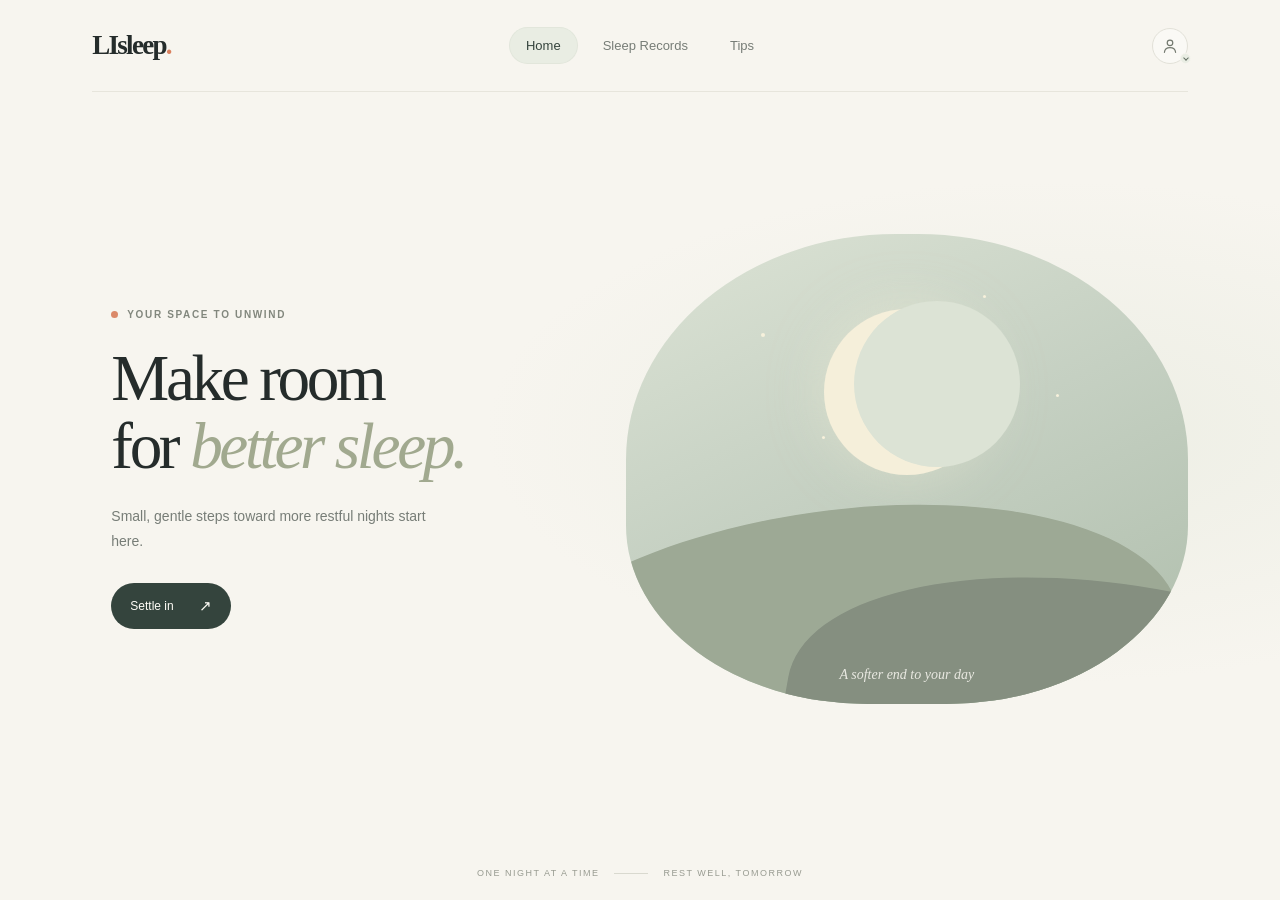
<file: index.html>
<!DOCTYPE html>
<html lang="en">
  <head>
    <meta charset="UTF-8" />
    <meta name="viewport" content="width=device-width, initial-scale=1.0" />
    <meta name="theme-color" content="#f7f5ef" />
    <title>LIsleep.</title>
    <link rel="stylesheet" href="style.css" />
  </head>
  <body>
    <main class="home-screen">
      <header class="topbar">
        <a class="brand" href="#" aria-label="LIsleep home">LIsleep<span>.</span></a>
        <nav class="navigation" aria-label="Main navigation">
          <button class="nav-button is-active" type="button" data-view="home" aria-current="page">Home</button>
          <button class="nav-button" type="button" data-view="sleep-records">Sleep Records</button>
          <button class="nav-button" type="button" data-view="tips">Tips</button>
        </nav>
        <div class="profile-menu">
          <button
            class="profile-mark"
            type="button"
            aria-label="Open profile menu"
            aria-haspopup="true"
            aria-expanded="false"
            aria-controls="profile-dropdown"
          >
            <svg viewBox="0 0 20 20" aria-hidden="true" focusable="false">
              <circle cx="10" cy="6.5" r="3.1"></circle>
              <path d="M3.8 17c.35-3.1 2.8-5.1 6.2-5.1s5.85 2 6.2 5.1"></path>
            </svg>
            <span class="profile-chevron" aria-hidden="true"></span>
          </button>
          <div class="profile-dropdown" id="profile-dropdown" aria-label="Profile menu" hidden>
            <p class="profile-membership">Focus-Pro Member Since 9/4/25</p>
            <button class="profile-option" type="button" data-action="account">Account</button>
            <button class="profile-option" type="button" data-action="subscription">Subscription</button>
            <span class="menu-divider" aria-hidden="true"></span>
            <button class="profile-option is-logout" type="button">Log Out</button>
          </div>
        </div>
      </header>

      <section class="welcome" aria-labelledby="welcome-title">
        <div class="welcome-copy">
          <p class="eyebrow"><span class="status-dot"></span> YOUR SPACE TO UNWIND</p>
          <h1 id="welcome-title">Make room<br />for <span>better sleep.</span></h1>
          <p class="intro">
            Small, gentle steps toward more restful nights start here.
          </p>
          <button class="start-button" type="button">
            Settle in <span aria-hidden="true">↗</span>
          </button>
        </div>

        <div class="night-art" role="img" aria-label="A crescent moon shining over a quiet night">
          <span class="star star-one"></span>
          <span class="star star-two"></span>
          <span class="star star-three"></span>
          <span class="star star-four"></span>
          <div class="moon"></div>
          <div class="horizon horizon-back"></div>
          <div class="horizon horizon-front"></div>
          <p class="art-caption">A softer end to your day</p>
        </div>
      </section>

      <section class="records-view" aria-labelledby="records-title" hidden>
        <div class="records-content">
          <header class="records-heading">
            <div>
              <p class="eyebrow"><span class="status-dot"></span> YOUR SLEEP JOURNAL</p>
              <h1 id="records-title">Sleep records<span>.</span></h1>
            </div>
            <p class="records-intro">One dot for every night. A little more insight, one day at a time.</p>
          </header>

          <div class="records-layout">
            <section class="records-calendar" aria-labelledby="year-grid-title">
              <div class="records-calendar-heading">
                <div>
                  <h2 id="year-grid-title">Your year in sleep</h2>
                  <p id="year-grid-description">Choose a day to add or update a sleep log.</p>
                </div>
                <span class="year-badge" id="records-year"></span>
              </div>
              <div class="sleep-dot-grid" id="sleep-dot-grid" role="group" aria-label="Daily sleep logs"></div>
              <ul class="sleep-legend" aria-label="Sleep duration color key">
                <li><span class="legend-dot legend-unlogged"></span>Not logged</li>
                <li><span class="legend-dot legend-zero"></span>0 hours</li>
                <li><span class="legend-dot legend-short"></span>0:01–2:59</li>
                <li><span class="legend-dot legend-orange"></span>3:00–4:59</li>
                <li><span class="legend-dot legend-yellow"></span>5:00–6:59</li>
                <li><span class="legend-dot legend-light-green"></span>7:00–8:29</li>
                <li><span class="legend-dot legend-dark-green"></span>8:30+</li>
              </ul>
            </section>

            <section class="sleep-entry-card" aria-labelledby="sleep-entry-title">
              <p class="entry-eyebrow">MAKE A NOTE</p>
              <h2 id="sleep-entry-title">Log a night</h2>
              <p class="entry-description">Choose a date and enter your total sleep time.</p>
              <form class="sleep-entry-form">
                <label class="field-label date-field-label" for="sleep-date">Choose a night</label>
                <input class="sleep-input date-input" id="sleep-date" name="sleep-date" type="date" required />
                <div class="duration-label-row">
                  <span class="field-label">How long did you sleep?</span>
                  <span class="duration-hint">Hours + minutes</span>
                </div>
                <div class="duration-inputs">
                  <label class="duration-field">
                    <input class="sleep-input" id="sleep-hours" name="sleep-hours" type="number" min="0" max="24" step="1" value="0" aria-label="Sleep duration hours" required />
                    <span>hours</span>
                  </label>
                  <label class="duration-field">
                    <input class="sleep-input" id="sleep-minutes" name="sleep-minutes" type="number" min="0" max="59" step="1" value="0" aria-label="Sleep duration minutes" required />
                    <span>minutes</span>
                  </label>
                </div>
                <p class="form-hint">You can enter 0 hours for a confirmed zero-sleep night.</p>
                <button class="start-button save-sleep-button" type="submit">
                  Confirm &amp; save log <span aria-hidden="true">↗</span>
                </button>
              </form>
              <p class="device-storage-note">Sleep logs and your current entry are saved on this device in this browser.</p>
              <p class="records-status" aria-live="polite" aria-atomic="true"></p>
            </section>
          </div>
        </div>
      </section>

      <section class="tips-view" aria-labelledby="tips-title" hidden>
        <div class="tips-content">
          <header class="tips-heading">
            <p class="eyebrow"><span class="status-dot"></span> A GENTLER NIGHT STARTS HERE</p>
            <h1 id="tips-title">Sleep tips<span>.</span></h1>
            <p>Small habits can help make space for more restful nights.</p>
          </header>
          <ol class="tips-list">
            <li>Consistent sleep schedule (waking and sleeping at the exact same time daily)</li>
            <li>Complete bedroom darkness using blackout curtains or an eye mask</li>
            <li>Cool ambient room temperature (around 18°C or 65°F)</li>
            <li>Complete cessation of caffeine at least 8 to 10 hours before bed</li>
            <li>No heavy meals or alcohol within 3 hours of sleeping</li>
            <li>Strict screen ban (no phones, tablets, or computers) for 60 minutes prior to rest</li>
            <li>Morning sunlight exposure within 30 minutes of waking to anchor the circadian rhythm</li>
            <li>White noise machine or earplugs to eliminate auditory sleep disruptions</li>
            <li>Magnesium glycinate supplementation taken roughly 30 to 60 minutes before bedtime</li>
            <li>Wind-down routine (such as reading fiction or light stretching) to signal the nervous system for rest</li>
          </ol>
        </div>
      </section>

      <footer class="bottom-note">
        <span>ONE NIGHT AT A TIME</span>
        <span class="note-line"></span>
        <span>REST WELL, TOMORROW</span>
      </footer>
    </main>
    <div class="subscription-overlay" id="subscription-dialog" hidden>
      <section
        class="subscription-dialog"
        role="dialog"
        aria-modal="true"
        aria-labelledby="subscription-title"
        aria-describedby="subscription-description"
        tabindex="-1"
      >
        <button class="subscription-close" type="button" aria-label="Close subscription options">
          <svg viewBox="0 0 20 20" aria-hidden="true" focusable="false">
            <path d="m5 5 10 10M15 5 5 15"></path>
          </svg>
        </button>
        <header class="subscription-heading">
          <p class="eyebrow"><span class="status-dot"></span> YOUR PLAN</p>
          <h2 id="subscription-title">Choose your pace<span>.</span></h2>
          <p id="subscription-description">Find the right level of support for more restful nights.</p>
        </header>
        <div class="subscription-plans">
          <article class="plan-card">
            <div class="plan-card-heading">
              <div>
                <h3>Free</h3>
                <p class="plan-price">$0<span>/month</span></p>
              </div>
              <span class="plan-mark plan-mark-free" aria-hidden="true">○</span>
            </div>
            <p class="plan-summary">A simple place to start.</p>
            <ul class="plan-features">
              <li>Access to Sleep Records</li>
            </ul>
            <button class="plan-action purchase-button" type="button" data-plan-action="purchase">
              Purchase
            </button>
          </article>
          <article class="plan-card plan-card-pro">
            <div class="plan-card-heading">
              <div>
                <h3>Focus-Pro</h3>
                <p class="plan-price">$15<span>/month</span></p>
              </div>
              <span class="plan-mark plan-mark-pro" aria-hidden="true">✦</span>
            </div>
            <p class="plan-summary">Your complete sleep toolkit.</p>
            <ul class="plan-features">
              <li>Access to all features</li>
            </ul>
            <button
              class="plan-action owned-button"
              type="button"
              data-plan-action="owned"
            >
              <span class="owned-check" aria-hidden="true">✓</span> Already Owned
            </button>
          </article>
        </div>
        <p class="subscription-feedback" aria-live="polite" aria-atomic="true"></p>
      </section>
    </div>
    <script src="main.js"></script>
  </body>
</html>
</file>
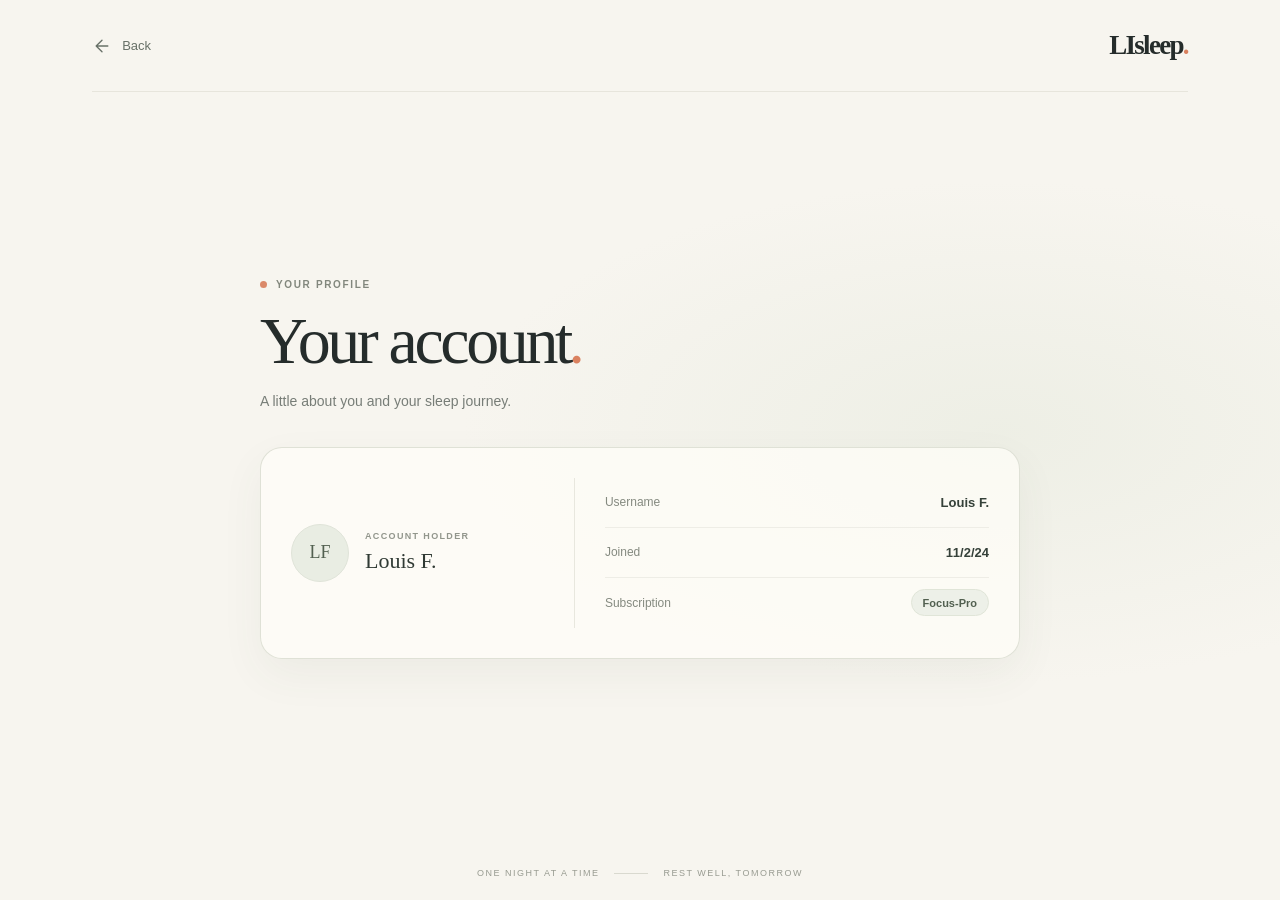
<file: account.html>
<!DOCTYPE html>
<html lang="en">
  <head>
    <meta charset="UTF-8" />
    <meta name="viewport" content="width=device-width, initial-scale=1.0" />
    <meta name="theme-color" content="#f7f5ef" />
    <title>Account | LIsleep.</title>
    <link rel="stylesheet" href="style.css" />
  </head>
  <body>
    <main class="account-screen">
      <header class="account-header">
        <button class="back-button" type="button" aria-label="Go back">
          <svg viewBox="0 0 24 24" aria-hidden="true" focusable="false">
            <path d="M19 12H5M12 19l-7-7 7-7"></path>
          </svg>
          <span>Back</span>
        </button>
        <a class="brand" href="index.html" aria-label="LIsleep home">LIsleep<span>.</span></a>
      </header>

      <section class="account-content" aria-labelledby="account-title">
        <div class="account-heading">
          <p class="eyebrow"><span class="status-dot"></span> YOUR PROFILE</p>
          <h1 id="account-title">Your account<span>.</span></h1>
          <p class="account-intro">A little about you and your sleep journey.</p>
        </div>

        <div class="account-card">
          <div class="account-person">
            <div class="account-avatar" aria-hidden="true">LF</div>
            <div>
              <p class="account-label">ACCOUNT HOLDER</p>
              <p class="account-name">Louis F.</p>
            </div>
          </div>

          <dl class="account-details">
            <div class="account-detail">
              <dt>Username</dt>
              <dd>Louis F.</dd>
            </div>
            <div class="account-detail">
              <dt>Joined</dt>
              <dd>11/2/24</dd>
            </div>
            <div class="account-detail">
              <dt>Subscription</dt>
              <dd><span class="subscription-pill">Focus-Pro</span></dd>
            </div>
          </dl>
        </div>
      </section>

      <footer class="account-footer">
        <span>ONE NIGHT AT A TIME</span>
        <span class="note-line"></span>
        <span>REST WELL, TOMORROW</span>
      </footer>
    </main>
    <script src="main.js"></script>
  </body>
</html>
</file>
<file: style.css>
:root {
  color-scheme: light;
  font-family: "Avenir Next", Avenir, "Segoe UI", sans-serif;
  color: #252c2b;
  background: #f7f5ef;
  font-synthesis: none;
  text-rendering: optimizeLegibility;
  -webkit-font-smoothing: antialiased;
  -moz-osx-font-smoothing: grayscale;
}

* {
  box-sizing: border-box;
}

html,
body {
  width: 100%;
  height: 100%;
  margin: 0;
  overflow: hidden;
}

body {
  min-width: 320px;
}

button,
a {
  font: inherit;
}

.home-screen {
  display: flex;
  width: 100%;
  height: 100vh;
  height: 100svh;
  min-height: 0;
  flex-direction: column;
  padding: 0 7.2%;
  overflow: hidden;
  background:
    radial-gradient(ellipse at 82% 48%, rgba(223, 229, 214, 0.42), transparent 38%),
    #f7f5ef;
}

.topbar {
  position: relative;
  z-index: 2;
  display: grid;
  min-height: 92px;
  grid-template-columns: 1fr auto 1fr;
  align-items: center;
  border-bottom: 1px solid #e7e5dc;
  animation: settle-in 600ms both;
}

.brand {
  width: fit-content;
  color: #252c2b;
  font-family: Georgia, "Times New Roman", serif;
  font-size: 27px;
  font-weight: 600;
  letter-spacing: -1.7px;
  text-decoration: none;
  transition: color 180ms ease, transform 220ms ease;
}

.brand:hover {
  transform: translateY(-1px);
}

.brand span {
  color: #da815f;
  display: inline-block;
  transition: transform 220ms ease;
}

.brand:hover span {
  transform: rotate(12deg) scale(1.12);
}

.navigation {
  display: flex;
  align-items: center;
  gap: 8px;
}

.nav-button {
  position: relative;
  padding: 11px 17px;
  border: 0;
  border-radius: 24px;
  background: transparent;
  color: #777d77;
  cursor: pointer;
  font-size: 13px;
  transition:
    background-color 240ms ease,
    color 240ms ease,
    box-shadow 240ms ease,
    transform 180ms ease;
}

.nav-button:hover,
.nav-button:focus-visible {
  transform: translateY(-2px);
  background: rgba(233, 237, 227, 0.65);
  color: #252c2b;
}

.nav-button:focus-visible {
  outline: 2px solid #a1a98f;
  outline-offset: 3px;
}

.nav-button:active {
  transform: translateY(0) scale(0.96);
  transition-duration: 80ms;
}

.nav-button.is-active {
  background: #e9ede3;
  color: #35443d;
  box-shadow: inset 0 0 0 1px rgba(142, 155, 132, 0.08);
  animation: nav-select 360ms cubic-bezier(0.2, 0.75, 0.25, 1);
}

.profile-mark {
  display: grid;
  width: 36px;
  height: 36px;
  place-items: center;
  border: 1px solid #e2e1d8;
  border-radius: 50%;
  color: #73796f;
  font-family: Georgia, "Times New Roman", serif;
  font-size: 14px;
  background: rgba(255, 255, 255, 0.38);
  cursor: pointer;
  transition:
    transform 220ms ease,
    border-color 220ms ease,
    background-color 220ms ease;
}

.profile-menu {
  position: relative;
  justify-self: end;
}

.profile-mark svg {
  width: 18px;
  height: 18px;
  fill: none;
  stroke: currentColor;
  stroke-linecap: round;
  stroke-linejoin: round;
  stroke-width: 1.35;
}

.profile-chevron {
  position: absolute;
  right: -3px;
  bottom: 0;
  width: 11px;
  height: 11px;
  border: 1px solid #f7f5ef;
  border-radius: 50%;
  background: #e9ede3;
}

.profile-chevron::after {
  position: absolute;
  top: 2px;
  left: 3px;
  width: 3px;
  height: 3px;
  transform: rotate(45deg);
  border-right: 1px solid #657064;
  border-bottom: 1px solid #657064;
  content: "";
}

.profile-mark:hover,
.profile-mark[aria-expanded="true"] {
  transform: translateY(-1px) scale(1.06);
  border-color: #cbd1c4;
  background: #eef0e9;
}

.profile-mark:focus-visible,
.profile-option:focus-visible {
  outline: 2px solid #a1a98f;
  outline-offset: 3px;
}

.profile-dropdown {
  position: absolute;
  top: calc(100% + 12px);
  right: 0;
  z-index: 5;
  display: grid;
  width: min(208px, calc(100vw - 32px));
  gap: 4px;
  padding: 8px;
  transform: translateY(-7px) scale(0.98);
  transform-origin: top right;
  border: 1px solid rgba(219, 220, 210, 0.9);
  border-radius: 15px;
  background: rgba(255, 254, 249, 0.98);
  box-shadow: 0 14px 34px rgba(47, 57, 48, 0.13);
  opacity: 0;
  transition:
    opacity 180ms ease,
    transform 220ms cubic-bezier(0.2, 0.75, 0.25, 1);
}

.profile-dropdown[hidden] {
  display: none;
}

.profile-membership {
  margin: 3px 5px 5px;
  padding: 9px 8px 11px;
  border-bottom: 1px solid #ecebe3;
  color: #687564;
  font-size: 11px;
  font-weight: 600;
  line-height: 1.45;
}

.profile-dropdown.is-open {
  transform: translateY(0) scale(1);
  opacity: 1;
}

.profile-dropdown.is-closing {
  transform: translateY(-5px) scale(0.985);
  opacity: 0;
  pointer-events: none;
}

.profile-option {
  min-height: 40px;
  padding: 0 12px;
  border: 0;
  border-radius: 9px;
  background: transparent;
  color: #4e5850;
  cursor: pointer;
  font-size: 13px;
  text-align: left;
  transition:
    transform 150ms ease,
    background-color 170ms ease,
    color 170ms ease;
}

.profile-option:hover {
  transform: translateX(2px);
  background: #eef0e9;
  color: #28382f;
}

.profile-option:active {
  transform: translateX(2px) scale(0.98);
  background: #e3e8de;
  transition-duration: 70ms;
}

.profile-option.is-selected {
  animation: option-select 220ms ease-out;
}

.profile-option.is-logout {
  color: #9a6556;
}

.profile-option.is-logout:hover {
  background: #f6eeea;
  color: #87503f;
}

.menu-divider {
  height: 1px;
  margin: 3px 5px;
  background: #ecebe3;
}

.subscription-overlay {
  position: fixed;
  z-index: 20;
  inset: 0;
  display: grid;
  place-items: center;
  padding: 20px;
  background: rgba(36, 44, 39, 0.34);
  opacity: 0;
  transition: opacity 200ms ease;
}

.subscription-overlay[hidden] {
  display: none;
}

.subscription-overlay.is-open {
  opacity: 1;
}

.subscription-overlay.is-closing {
  opacity: 0;
  pointer-events: none;
}

.subscription-dialog {
  position: relative;
  width: min(100%, 680px);
  max-height: min(760px, calc(100vh - 40px));
  max-height: min(760px, calc(100svh - 40px));
  overflow-y: auto;
  padding: 32px;
  border: 1px solid rgba(231, 229, 220, 0.96);
  border-radius: 24px;
  background:
    radial-gradient(ellipse at 90% 0%, rgba(223, 229, 214, 0.45), transparent 36%),
    #fffef9;
  box-shadow: 0 24px 70px rgba(30, 39, 33, 0.22);
  opacity: 0;
  transform: translateY(14px) scale(0.98);
  transition:
    opacity 220ms ease,
    transform 280ms cubic-bezier(0.2, 0.75, 0.25, 1);
}

.subscription-overlay.is-open .subscription-dialog {
  opacity: 1;
  transform: translateY(0) scale(1);
}

.subscription-overlay.is-closing .subscription-dialog {
  opacity: 0;
  transform: translateY(8px) scale(0.985);
}

.subscription-close {
  position: absolute;
  top: 17px;
  right: 17px;
  display: grid;
  width: 36px;
  height: 36px;
  place-items: center;
  border: 1px solid #e8e7de;
  border-radius: 50%;
  background: rgba(255, 255, 255, 0.7);
  color: #73796f;
  cursor: pointer;
  transition:
    transform 180ms ease,
    background-color 180ms ease,
    color 180ms ease;
}

.subscription-close svg {
  width: 17px;
  height: 17px;
  fill: none;
  stroke: currentColor;
  stroke-linecap: round;
  stroke-width: 1.6;
}

.subscription-close:hover {
  transform: rotate(90deg);
  background: #eef0e9;
  color: #34443d;
}

.subscription-close:active {
  transform: rotate(90deg) scale(0.92);
}

.subscription-close:focus-visible,
.plan-action:focus-visible {
  outline: 2px solid #a1a98f;
  outline-offset: 3px;
}

.subscription-heading {
  padding-right: 38px;
}

.subscription-heading .eyebrow {
  margin-bottom: 13px;
}

.subscription-heading h2 {
  margin: 0;
  color: #252c2b;
  font-family: Georgia, "Times New Roman", serif;
  font-size: clamp(32px, 5vw, 46px);
  font-weight: 400;
  letter-spacing: -1.8px;
  line-height: 1.12;
}

.subscription-heading h2 span {
  color: #da815f;
}

.subscription-heading > p:last-child {
  margin: 11px 0 0;
  color: #777d77;
  font-size: 13px;
  line-height: 1.6;
}

.subscription-plans {
  display: grid;
  grid-template-columns: repeat(2, minmax(0, 1fr));
  gap: 14px;
  margin-top: 25px;
}

.plan-card {
  display: flex;
  min-width: 0;
  flex-direction: column;
  padding: 20px;
  border: 1px solid #e8e7de;
  border-radius: 17px;
  background: rgba(255, 255, 255, 0.72);
  box-shadow: 0 4px 14px rgba(47, 57, 48, 0.035);
  transition:
    transform 220ms ease,
    border-color 220ms ease,
    box-shadow 220ms ease;
  animation: rise-in 420ms both;
}

.plan-card:nth-child(2) {
  animation-delay: 80ms;
}

.plan-card:hover {
  transform: translateY(-3px);
  border-color: #d6ddce;
  box-shadow: 0 12px 26px rgba(47, 57, 48, 0.09);
}

.plan-card-pro {
  border-color: #dce3d4;
  background: linear-gradient(145deg, #f3f5ee, #fffef9 72%);
}

.plan-card-pro:hover {
  border-color: #becab5;
}

.plan-card-heading {
  display: flex;
  align-items: flex-start;
  justify-content: space-between;
  gap: 10px;
}

.plan-card h3 {
  margin: 0;
  color: #354139;
  font-family: Georgia, "Times New Roman", serif;
  font-size: 20px;
  font-weight: 500;
}

.plan-price {
  margin: 8px 0 0;
  color: #303a34;
  font-size: 24px;
  font-weight: 600;
  letter-spacing: -0.7px;
}

.plan-price span {
  margin-left: 4px;
  color: #83897f;
  font-size: 11px;
  font-weight: 400;
  letter-spacing: 0;
}

.plan-mark {
  display: grid;
  width: 34px;
  height: 34px;
  flex: 0 0 34px;
  place-items: center;
  border-radius: 50%;
  background: #f1f1eb;
  color: #888e83;
  font-size: 17px;
}

.plan-mark-pro {
  background: #e8ede1;
  color: #697761;
}

.plan-summary {
  margin: 14px 0 0;
  color: #727a71;
  font-size: 12px;
}

.plan-features {
  display: grid;
  min-height: 44px;
  align-content: center;
  gap: 8px;
  margin: 13px 0 17px;
  padding: 0;
  color: #4e5850;
  font-size: 12px;
  list-style: none;
}

.plan-features li {
  position: relative;
  padding-left: 19px;
  line-height: 1.5;
}

.plan-features li::before {
  position: absolute;
  top: 1px;
  left: 0;
  color: #85917c;
  content: "\2713";
  font-weight: 700;
}

.plan-action {
  display: inline-flex;
  width: 100%;
  min-height: 42px;
  align-items: center;
  justify-content: center;
  gap: 7px;
  margin-top: auto;
  padding: 0 12px;
  border: 1px solid transparent;
  border-radius: 24px;
  cursor: pointer;
  font-size: 12px;
  font-weight: 600;
  transition:
    transform 170ms ease,
    background-color 180ms ease,
    border-color 180ms ease,
    color 180ms ease,
    box-shadow 180ms ease;
}

.purchase-button {
  background: #34443d;
  color: #fffdf7;
}

.purchase-button:hover {
  transform: translateY(-2px);
  background: #26362f;
  box-shadow: 0 7px 15px rgba(38, 54, 47, 0.16);
}

.owned-button {
  border-color: #dce4d5;
  background: #e9ede3;
  color: #54644f;
  cursor: pointer;
}

.owned-button:hover {
  transform: translateY(-2px);
  border-color: #c5d1bc;
  background: #e1e8da;
}

.plan-action:active {
  transform: translateY(0) scale(0.97);
  transition-duration: 70ms;
}

.owned-check {
  font-size: 14px;
}

.subscription-feedback {
  min-height: 20px;
  margin: 13px 2px 0;
  color: #687564;
  font-size: 12px;
  line-height: 1.5;
}

.subscription-feedback:empty {
  min-height: 0;
  margin-top: 0;
}

.welcome {
  display: grid;
  min-height: 0;
  flex: 1;
  grid-template-columns: 0.92fr 1.08fr;
  align-items: center;
  gap: 5%;
  padding: 28px 0;
}

.welcome-copy {
  z-index: 1;
  padding-left: 4%;
  animation: rise-in 700ms 100ms both;
}

.welcome[hidden] {
  display: none;
}

.eyebrow {
  display: flex;
  align-items: center;
  gap: 9px;
  margin: 0 0 25px;
  color: #82877d;
  font-size: 10px;
  font-weight: 650;
  letter-spacing: 1.65px;
}

.status-dot {
  width: 7px;
  height: 7px;
  border-radius: 50%;
  background: #db8969;
  animation: dot-glow 3.4s ease-in-out 900ms infinite;
}

h1 {
  margin: 0;
  font-family: Georgia, "Times New Roman", serif;
  font-size: clamp(46px, 5.1vw, 76px);
  font-weight: 400;
  letter-spacing: -3.4px;
  line-height: 1.04;
}

h1 span {
  color: #a1a98f;
  font-style: italic;
  transition: color 280ms ease;
}

.intro {
  max-width: 330px;
  margin: 23px 0 28px;
  color: #777d77;
  font-size: 14px;
  line-height: 1.8;
}

.start-button {
  display: inline-flex;
  min-height: 46px;
  align-items: center;
  gap: 25px;
  padding: 0 19px;
  border: 0;
  border-radius: 28px;
  background: #34443d;
  color: #fffdf7;
  cursor: pointer;
  font-size: 12px;
  transition:
    background-color 200ms ease,
    box-shadow 200ms ease,
    transform 200ms ease;
}

.start-button:hover {
  transform: translateY(-2px) scale(1.02);
  background: #26362f;
  box-shadow: 0 8px 18px rgba(38, 54, 47, 0.16);
}

.start-button:active {
  transform: translateY(0) scale(0.97);
  transition-duration: 80ms;
}

.start-button span {
  display: inline-block;
  font-size: 15px;
  transition: transform 200ms ease;
}

.start-button:hover span {
  transform: translate(2px, -2px);
}

.night-art {
  position: relative;
  width: min(100%, 590px);
  height: min(62vh, 470px);
  min-height: 300px;
  justify-self: end;
  overflow: hidden;
  border-radius: 48% 48% 43% 43% / 48% 48% 38% 38%;
  background: linear-gradient(155deg, #dce3d5 0%, #c5d0c2 48%, #aebdab 100%);
  animation: art-arrive 900ms 120ms both;
}

.moon {
  position: absolute;
  top: 16%;
  left: 50%;
  width: clamp(100px, 13vw, 166px);
  aspect-ratio: 1;
  transform: translateX(-50%);
  border-radius: 50%;
  background: #f5efda;
  box-shadow: 0 0 55px rgba(250, 244, 219, 0.35);
  animation: moon-drift 7s ease-in-out 1s infinite;
}

.moon::after {
  position: absolute;
  top: -8px;
  left: 30px;
  width: 100%;
  height: 100%;
  border-radius: 50%;
  background: #dce3d5;
  content: "";
}

.star {
  position: absolute;
  width: 4px;
  height: 4px;
  border-radius: 50%;
  background: #f7f1dc;
  animation: star-shimmer 3.8s ease-in-out infinite;
}

.star-one {
  top: 21%;
  left: 24%;
}

.star-two {
  top: 34%;
  right: 23%;
  width: 3px;
  height: 3px;
  animation-delay: 800ms;
}

.star-three {
  top: 13%;
  right: 36%;
  width: 3px;
  height: 3px;
  animation-delay: 1.5s;
}

.star-four {
  top: 43%;
  left: 35%;
  width: 3px;
  height: 3px;
  animation-delay: 2.2s;
}

.horizon {
  position: absolute;
  right: -12%;
  bottom: -31%;
  width: 124%;
  height: 64%;
  border-radius: 50% 50% 0 0;
}

.horizon-back {
  bottom: -23%;
  left: -25%;
  background: #9da995;
  transform: rotate(-8deg);
  transition: transform 700ms ease;
}

.horizon-front {
  bottom: -39%;
  left: 28%;
  background: #858f80;
  transform: rotate(10deg);
  transition: transform 700ms ease;
}

.night-art:hover .horizon-back {
  transform: translateY(-3px) rotate(-8deg);
}

.night-art:hover .horizon-front {
  transform: translateY(-2px) rotate(10deg);
}

.art-caption {
  position: absolute;
  z-index: 1;
  bottom: 21px;
  left: 0;
  width: 100%;
  margin: 0;
  color: rgba(255, 253, 247, 0.82);
  font-family: Georgia, "Times New Roman", serif;
  font-size: 14px;
  font-style: italic;
  text-align: center;
}

.bottom-note {
  display: flex;
  min-height: 54px;
  align-items: center;
  justify-content: center;
  gap: 15px;
  color: #989b91;
  font-size: 9px;
  letter-spacing: 1.5px;
  animation: settle-in 700ms 260ms both;
}

.records-view {
  display: flex;
  min-height: 0;
  flex: 1;
  flex-direction: column;
}

.records-view[hidden] {
  display: none;
}

.records-content {
  min-height: 0;
  flex: 1;
  overflow: auto;
  padding: 22px 0 18px;
  scrollbar-color: #c7cec0 transparent;
  scrollbar-width: thin;
}

.records-heading {
  display: flex;
  align-items: end;
  justify-content: space-between;
  gap: 24px;
  margin: 0 0 18px;
  animation: rise-in 450ms both;
}

.records-heading .eyebrow {
  margin-bottom: 8px;
}

.records-heading h1 {
  font-size: clamp(34px, 4vw, 48px);
  letter-spacing: -2px;
}

.records-heading h1 span {
  color: #da815f;
}

.records-intro {
  max-width: 280px;
  margin: 0 0 5px;
  color: #7d8278;
  font-size: 12px;
  line-height: 1.6;
}

.records-layout {
  display: grid;
  grid-template-columns: minmax(0, 1.12fr) minmax(260px, 0.88fr);
  align-items: start;
  gap: 16px;
}

.records-calendar,
.sleep-entry-card {
  min-width: 0;
  border: 1px solid #e4e5dc;
  border-radius: 18px;
  background: rgba(255, 254, 249, 0.8);
  box-shadow: 0 8px 24px rgba(70, 78, 65, 0.045);
  animation: rise-in 520ms 60ms both;
}

.records-calendar {
  padding: 20px;
}

.records-calendar-heading {
  display: flex;
  align-items: flex-start;
  justify-content: space-between;
  gap: 12px;
  margin-bottom: 17px;
}

.records-calendar-heading h2,
.sleep-entry-card h2 {
  margin: 0;
  color: #303a34;
  font-family: Georgia, "Times New Roman", serif;
  font-size: 20px;
  font-weight: 500;
}

.records-calendar-heading p {
  margin: 6px 0 0;
  color: #83897f;
  font-size: 11px;
  line-height: 1.45;
}

.year-badge {
  display: inline-flex;
  min-width: 49px;
  min-height: 27px;
  align-items: center;
  justify-content: center;
  padding: 0 9px;
  border: 1px solid #e0e5d8;
  border-radius: 18px;
  background: #edf0e8;
  color: #64715d;
  font-size: 11px;
  font-weight: 600;
}

.sleep-dot-grid {
  display: grid;
  width: fit-content;
  max-width: 100%;
  grid-template-columns: repeat(20, 14px);
  gap: 5px;
  padding: 2px;
}

.sleep-day {
  display: grid;
  width: 14px;
  height: 14px;
  place-items: center;
  padding: 0;
  border: 0;
  border-radius: 50%;
  background: transparent;
  cursor: pointer;
  transition: transform 150ms ease;
}

.sleep-day::before,
.legend-dot {
  width: 11px;
  height: 11px;
  border: 1px solid #d6d8d0;
  border-radius: 50%;
  background: #fff;
  content: "";
  transition:
    background-color 220ms ease,
    border-color 220ms ease,
    box-shadow 220ms ease,
    transform 180ms ease;
}

.sleep-day:hover {
  transform: scale(1.24);
}

.sleep-day:focus-visible {
  outline: 2px solid #87947e;
  outline-offset: 2px;
}

.sleep-day.is-selected::before {
  box-shadow: 0 0 0 2px #fffef9, 0 0 0 4px #7d8c73;
}

.sleep-day.is-changed::before {
  animation: dot-update 400ms cubic-bezier(0.2, 0.75, 0.25, 1);
}

.sleep-day[data-sleep-color="zero"]::before,
.legend-zero {
  border-color: #252c2b;
  background: #252c2b;
}

.sleep-day[data-sleep-color="short"]::before,
.legend-short {
  border-color: #cb655c;
  background: #cb655c;
}

.sleep-day[data-sleep-color="orange"]::before,
.legend-orange {
  border-color: #d58b52;
  background: #d58b52;
}

.sleep-day[data-sleep-color="yellow"]::before,
.legend-yellow {
  border-color: #e2c761;
  background: #e2c761;
}

.sleep-day[data-sleep-color="light-green"]::before,
.legend-light-green {
  border-color: #a9c28f;
  background: #a9c28f;
}

.sleep-day[data-sleep-color="dark-green"]::before,
.legend-dark-green {
  border-color: #4f7758;
  background: #4f7758;
}

.sleep-legend {
  display: flex;
  flex-wrap: wrap;
  gap: 8px 13px;
  margin: 17px 0 0;
  padding: 13px 0 0;
  border-top: 1px solid #eeede6;
  color: #6f776d;
  font-size: 10px;
  list-style: none;
}

.sleep-legend li {
  display: inline-flex;
  align-items: center;
  gap: 6px;
  white-space: nowrap;
}

.legend-dot {
  display: inline-block;
  width: 9px;
  height: 9px;
  flex: 0 0 9px;
}

.legend-unlogged {
  border-color: #cdd1c8;
  background: #fff;
}

.sleep-entry-card {
  padding: 21px;
  animation-delay: 120ms;
}

.entry-eyebrow {
  margin: 0 0 7px;
  color: #92968c;
  font-size: 9px;
  font-weight: 650;
  letter-spacing: 1.45px;
}

.sleep-entry-card h2 {
  font-size: 23px;
}

.entry-description {
  margin: 7px 0 18px;
  color: #7d8278;
  font-size: 12px;
  line-height: 1.55;
}

.sleep-entry-form {
  display: grid;
  gap: 8px;
}

.sleep-entry-form[hidden] {
  display: none;
}

.field-label {
  color: #59635a;
  font-size: 11px;
  font-weight: 600;
}

.sleep-input {
  width: 100%;
  min-height: 39px;
  padding: 0 11px;
  border: 1px solid #e1e3da;
  border-radius: 9px;
  background: #fffefb;
  color: #354139;
  font: inherit;
  font-size: 12px;
  transition:
    border-color 170ms ease,
    box-shadow 170ms ease;
}

.sleep-input:focus {
  border-color: #9eaa93;
  outline: 0;
  box-shadow: 0 0 0 3px rgba(161, 169, 143, 0.16);
}

.date-input {
  min-height: 45px;
  border-color: #d7ddd1;
  background-color: #fbfcf8;
  font-size: 14px;
  font-weight: 550;
}

.date-field-label {
  margin-top: 2px;
}

.duration-label-row {
  display: flex;
  align-items: baseline;
  justify-content: space-between;
  gap: 8px;
  margin-top: 4px;
}

.duration-hint,
.form-hint {
  color: #92968c;
  font-size: 9px;
}

.duration-inputs {
  display: grid;
  grid-template-columns: 1fr 1fr;
  gap: 9px;
}

.duration-field {
  position: relative;
}

.duration-field .sleep-input {
  padding-right: 48px;
}

.duration-field > span {
  position: absolute;
  top: 50%;
  right: 10px;
  transform: translateY(-50%);
  color: #92968c;
  font-size: 10px;
  pointer-events: none;
}

.form-hint {
  margin: 0;
  line-height: 1.5;
}

.save-sleep-button {
  min-height: 41px;
  justify-content: center;
  margin-top: 4px;
  gap: 10px;
}

.device-storage-note {
  margin: 10px 0 0;
  color: #92968c;
  font-size: 9px;
  line-height: 1.5;
  text-align: center;
}

.records-status {
  min-height: 0;
  margin: 9px 0 0;
  color: #66745f;
  font-size: 11px;
  line-height: 1.45;
}

.records-status:empty {
  margin-top: 0;
}

.tips-view {
  display: flex;
  min-height: 0;
  flex: 1;
  flex-direction: column;
}

.tips-view[hidden] {
  display: none;
}

.tips-content {
  width: min(100%, 960px);
  min-height: 0;
  flex: 1;
  align-self: center;
  overflow: auto;
  padding: 22px 0 20px;
  scrollbar-color: #c7cec0 transparent;
  scrollbar-width: thin;
}

.tips-heading {
  margin-bottom: 20px;
  animation: rise-in 450ms both;
}

.tips-heading .eyebrow {
  margin-bottom: 9px;
}

.tips-heading h1 {
  font-size: clamp(38px, 4.8vw, 56px);
  letter-spacing: -2.4px;
}

.tips-heading h1 span {
  color: #da815f;
}

.tips-heading > p:last-child {
  margin: 9px 0 0;
  color: #777d77;
  font-size: 13px;
  line-height: 1.6;
}

.tips-list {
  display: grid;
  grid-template-columns: repeat(2, minmax(0, 1fr));
  gap: 10px 12px;
  margin: 0;
  padding: 0;
  counter-reset: sleep-tip;
  list-style: none;
}

.tips-list li {
  position: relative;
  display: flex;
  min-height: 58px;
  align-items: center;
  gap: 13px;
  padding: 11px 14px;
  border: 1px solid #e5e6dd;
  border-radius: 13px;
  background: rgba(255, 254, 249, 0.78);
  color: #4e5850;
  font-size: 12px;
  line-height: 1.5;
  animation: rise-in 420ms both;
}

.tips-list li::before {
  display: grid;
  width: 27px;
  height: 27px;
  flex: 0 0 27px;
  place-items: center;
  border: 1px solid #e0e5d8;
  border-radius: 50%;
  background: #edf0e8;
  color: #687564;
  content: counter(sleep-tip);
  counter-increment: sleep-tip;
  font-size: 10px;
  font-weight: 650;
}

.tips-list li:nth-child(2n) {
  animation-delay: 40ms;
}

@keyframes dot-update {
  0% {
    transform: scale(0.65);
    box-shadow: 0 0 0 0 rgba(125, 140, 115, 0.28);
  }

  60% {
    transform: scale(1.28);
    box-shadow: 0 0 0 4px rgba(125, 140, 115, 0.12);
  }

  100% {
    transform: scale(1);
    box-shadow: 0 0 0 0 rgba(125, 140, 115, 0);
  }
}

.note-line {
  width: 34px;
  height: 1px;
  background: #d9d9cf;
  transform-origin: center;
  animation: line-arrive 800ms 500ms both;
}

@keyframes settle-in {
  from {
    opacity: 0;
  }

  to {
    opacity: 1;
  }
}

@keyframes rise-in {
  from {
    opacity: 0;
    transform: translateY(12px);
  }

  to {
    opacity: 1;
    transform: translateY(0);
  }
}

@keyframes art-arrive {
  from {
    opacity: 0;
    transform: scale(0.975);
  }

  to {
    opacity: 1;
    transform: scale(1);
  }
}

@keyframes nav-select {
  0% {
    transform: scale(0.96);
  }

  65% {
    transform: scale(1.035);
  }

  100% {
    transform: scale(1);
  }
}

@keyframes option-select {
  0% {
    transform: scale(0.97);
    background-color: #e3e8de;
  }

  65% {
    transform: scale(1.015);
  }

  100% {
    transform: scale(1);
    background-color: transparent;
  }
}

@keyframes moon-drift {
  0%,
  100% {
    transform: translate(-50%, 0);
  }

  50% {
    transform: translate(-50%, -5px);
  }
}

@keyframes star-shimmer {
  0%,
  100% {
    opacity: 0.55;
    transform: scale(0.85);
  }

  50% {
    opacity: 1;
    transform: scale(1.15);
  }
}

@keyframes dot-glow {
  0%,
  100% {
    box-shadow: 0 0 0 0 rgba(219, 137, 105, 0);
  }

  50% {
    box-shadow: 0 0 0 4px rgba(219, 137, 105, 0.13);
  }
}

@keyframes line-arrive {
  from {
    transform: scaleX(0.3);
    opacity: 0.4;
  }

  to {
    transform: scaleX(1);
    opacity: 1;
  }
}

@media (max-width: 700px) {
  .home-screen {
    padding: 0 6%;
  }

  .topbar {
    min-height: 74px;
    grid-template-columns: auto auto 1fr;
    column-gap: clamp(5px, 2vw, 10px);
  }

  .brand {
    font-size: 24px;
  }

  .navigation {
    justify-self: start;
    gap: 0;
  }

  .nav-button {
    padding: 10px 11px;
    font-size: 11px;
  }

  .profile-menu {
    grid-column: 3;
    grid-row: 1;
  }

  .profile-dropdown {
    top: calc(100% + 10px);
  }

  .welcome {
    display: flex;
    flex-direction: column;
    align-items: center;
    justify-content: center;
    gap: 0;
    padding: 16px 0;
  }

  .welcome-copy {
    display: contents;
  }

  .welcome-copy .eyebrow {
    order: 1;
    justify-content: center;
    margin: 0 0 13px;
    text-align: center;
  }

  #welcome-title {
    order: 2;
    text-align: center;
  }

  .welcome-copy .intro {
    order: 3;
    margin: 12px auto 0;
    text-align: center;
  }

  .welcome .night-art {
    order: 4;
    margin-top: 18px;
  }

  .welcome-copy .start-button {
    order: 5;
    align-self: center;
    margin-top: 14px;
  }

  .eyebrow {
    margin-bottom: 14px;
    font-size: 9px;
  }

  h1 {
    font-size: clamp(42px, 10vw, 60px);
    letter-spacing: -2.5px;
  }

  .intro {
    max-width: 300px;
    font-size: 12px;
    line-height: 1.55;
  }

  .welcome .start-button {
    min-height: 40px;
  }

  .night-art {
    width: min(100%, 420px);
    height: min(31vh, 250px);
    min-height: 150px;
    justify-self: center;
  }

  .moon {
    top: 12%;
    width: clamp(78px, 20vw, 112px);
  }

  .moon::after {
    left: 21px;
  }

  .art-caption {
    bottom: 12px;
    font-size: 12px;
  }

  .bottom-note {
    min-height: 40px;
    font-size: 8px;
  }

  .records-content {
    padding: 15px 0 12px;
  }

  .records-heading {
    display: block;
    margin-bottom: 13px;
  }

  .records-heading .eyebrow {
    margin-bottom: 6px;
  }

  .records-heading h1 {
    font-size: clamp(32px, 8vw, 42px);
    letter-spacing: -1.6px;
  }

  .records-intro {
    margin: 6px 0 0;
    font-size: 11px;
  }

  .records-layout {
    grid-template-columns: minmax(0, 1fr);
    gap: 11px;
  }

  .sleep-entry-card {
    order: -1;
  }

  .records-calendar {
    order: 1;
    padding: 14px;
  }

  .records-calendar-heading {
    margin-bottom: 12px;
  }

  .records-calendar-heading h2 {
    font-size: 18px;
  }

  .sleep-dot-grid {
    grid-template-columns: repeat(14, 14px);
    gap: 4px;
  }

  .sleep-legend {
    gap: 7px 10px;
    margin-top: 12px;
    padding-top: 11px;
    font-size: 9px;
  }

  .sleep-entry-card {
    padding: 17px;
  }

  .tips-content {
    padding: 15px 0 12px;
  }

  .tips-heading {
    margin-bottom: 14px;
  }

  .tips-heading .eyebrow {
    margin-bottom: 6px;
  }

  .tips-heading h1 {
    font-size: clamp(34px, 8vw, 44px);
    letter-spacing: -1.8px;
  }

  .tips-heading > p:last-child {
    margin-top: 6px;
    font-size: 12px;
  }

  .tips-list {
    grid-template-columns: minmax(0, 1fr);
    gap: 8px;
  }

  .tips-list li {
    min-height: 52px;
    padding: 9px 12px;
    gap: 11px;
    font-size: 12px;
  }
}

@media (max-width: 380px) {
  .home-screen {
    padding-right: 4%;
    padding-left: 4%;
  }

  .nav-button {
    padding-right: 8px;
    padding-left: 8px;
    font-size: 10px;
  }

  .topbar {
    grid-template-columns: auto 1fr auto;
  }

  .profile-mark {
    width: 32px;
    height: 32px;
  }

  .welcome {
    gap: 14px;
  }

  .records-content {
    padding-top: 12px;
  }

  .records-heading h1 {
    font-size: 32px;
  }

  .records-calendar {
    padding: 12px;
  }

  .sleep-dot-grid {
    grid-template-columns: repeat(14, 13px);
    gap: 4px;
  }

  .sleep-day {
    width: 13px;
    height: 13px;
  }

  .sleep-day::before {
    width: 10px;
    height: 10px;
  }

  .sleep-legend {
    gap: 6px 8px;
    font-size: 8px;
  }

  .tips-list li {
    min-height: 48px;
    font-size: 11px;
  }
}

@media (max-width: 560px) {
  .subscription-overlay {
    padding: 12px;
  }

  .subscription-dialog {
    max-height: min(760px, calc(100vh - 24px));
    max-height: min(760px, calc(100svh - 24px));
    padding: 24px 18px 18px;
    border-radius: 20px;
  }

  .subscription-close {
    top: 12px;
    right: 12px;
    width: 32px;
    height: 32px;
  }

  .subscription-heading {
    padding-right: 0;
  }

  .subscription-heading .eyebrow {
    margin-bottom: 10px;
    font-size: 9px;
  }

  .subscription-heading h2 {
    font-size: clamp(30px, 8vw, 38px);
    letter-spacing: -1.2px;
  }

  .subscription-heading > p:last-child {
    max-width: 320px;
    margin-top: 8px;
    font-size: 12px;
  }

  .subscription-plans {
    grid-template-columns: 1fr;
    gap: 10px;
    margin-top: 18px;
  }

  .plan-card {
    padding: 15px 16px;
    border-radius: 14px;
  }

  .plan-card h3 {
    font-size: 18px;
  }

  .plan-price {
    margin-top: 4px;
    font-size: 21px;
  }

  .plan-mark {
    width: 30px;
    height: 30px;
    flex-basis: 30px;
    font-size: 15px;
  }

  .plan-summary {
    margin-top: 9px;
    font-size: 11px;
  }

  .plan-features {
    min-height: 24px;
    margin: 7px 0 10px;
    font-size: 11px;
  }

  .plan-action {
    min-height: 38px;
  }

  .subscription-feedback {
    margin-top: 9px;
    font-size: 11px;
  }
}

@media (max-width: 380px) {
  .subscription-heading h2 {
    font-size: 27px;
    letter-spacing: -1px;
  }

  .plan-card {
    padding: 11px 14px;
  }

  .plan-price {
    font-size: 19px;
  }

  .plan-summary {
    margin-top: 6px;
  }

  .plan-features {
    min-height: 20px;
    margin: 5px 0 8px;
  }

  .plan-action {
    min-height: 35px;
  }
}

@media (max-height: 560px) {
  .subscription-overlay {
    padding-top: 10px;
    padding-bottom: 10px;
  }

  .subscription-dialog {
    max-height: calc(100vh - 20px);
    max-height: calc(100svh - 20px);
    padding-top: 22px;
    padding-bottom: 16px;
  }

  .subscription-heading .eyebrow {
    margin-bottom: 8px;
  }

  .subscription-heading h2 {
    font-size: clamp(28px, 5vw, 36px);
  }

  .subscription-plans {
    margin-top: 14px;
  }

  .plan-card {
    padding: 13px 15px;
  }

  .plan-features {
    margin-top: 7px;
    margin-bottom: 10px;
  }
}

@media (max-height: 500px) and (max-width: 560px) {
  .subscription-dialog {
    padding-top: 16px;
    padding-bottom: 12px;
  }

  .subscription-heading .eyebrow {
    margin-bottom: 6px;
  }

  .subscription-heading h2 {
    font-size: 27px;
  }

  .subscription-heading > p:last-child {
    margin-top: 5px;
    font-size: 11px;
  }

  .subscription-plans {
    gap: 8px;
    margin-top: 10px;
  }

  .plan-card {
    padding: 9px 13px;
  }

  .plan-card h3 {
    font-size: 16px;
  }

  .plan-price {
    margin-top: 3px;
    font-size: 18px;
  }

  .plan-summary {
    margin-top: 4px;
    font-size: 10px;
  }

  .plan-features {
    min-height: 16px;
    margin: 4px 0 6px;
    font-size: 10px;
  }

  .plan-action {
    min-height: 32px;
    font-size: 11px;
  }
}

@media (max-height: 650px) and (min-width: 701px) {
  .topbar {
    min-height: 68px;
  }

  .welcome {
    padding: 12px 0;
  }

  .night-art {
    height: min(57vh, 350px);
    min-height: 230px;
  }

  .eyebrow {
    margin-bottom: 14px;
  }

  .intro {
    margin: 14px 0 18px;
  }

  .bottom-note {
    min-height: 40px;
  }
}

.account-screen {
  display: flex;
  width: 100%;
  height: 100vh;
  height: 100svh;
  min-height: 0;
  flex-direction: column;
  padding: 0 7.2%;
  overflow: hidden;
  background:
    radial-gradient(ellipse at 78% 48%, rgba(223, 229, 214, 0.4), transparent 38%),
    #f7f5ef;
  animation: account-arrive 460ms cubic-bezier(0.2, 0.75, 0.25, 1) both;
}

.account-screen.is-leaving {
  animation: account-leave 180ms ease-in both;
  pointer-events: none;
}

.account-header {
  display: flex;
  min-height: 92px;
  align-items: center;
  justify-content: space-between;
  border-bottom: 1px solid #e7e5dc;
}

.back-button {
  display: inline-flex;
  min-height: 42px;
  align-items: center;
  gap: 10px;
  padding: 0 12px 0 0;
  border: 0;
  border-radius: 24px;
  background: transparent;
  color: #687168;
  cursor: pointer;
  font-size: 13px;
  transition:
    transform 180ms ease,
    color 180ms ease,
    background-color 180ms ease;
}

.back-button svg {
  width: 20px;
  height: 20px;
  fill: none;
  stroke: currentColor;
  stroke-linecap: round;
  stroke-linejoin: round;
  stroke-width: 1.6;
  transition: transform 180ms ease;
}

.back-button:hover {
  transform: translateX(-2px);
  color: #34443d;
}

.back-button:hover svg {
  transform: translateX(-2px);
}

.back-button:active {
  transform: translateX(-1px) scale(0.97);
}

.back-button:focus-visible {
  outline: 2px solid #a1a98f;
  outline-offset: 3px;
}

.account-content {
  display: grid;
  width: min(100%, 760px);
  min-height: 0;
  flex: 1;
  align-content: center;
  gap: 34px;
  margin: 0 auto;
  padding: 36px 0;
  animation: rise-in 600ms 80ms both;
}

.account-heading .eyebrow {
  margin-bottom: 17px;
}

.account-heading h1 {
  font-size: clamp(42px, 5.2vw, 66px);
}

.account-heading h1 span {
  color: #da815f;
}

.account-intro {
  margin: 14px 0 0;
  color: #777d77;
  font-size: 14px;
  line-height: 1.65;
}

.account-card {
  display: grid;
  grid-template-columns: 0.85fr 1.15fr;
  gap: 30px;
  padding: 30px;
  border: 1px solid rgba(220, 222, 211, 0.9);
  border-radius: 22px;
  background: rgba(255, 254, 249, 0.72);
  box-shadow: 0 16px 44px rgba(70, 78, 65, 0.06);
}

.account-person {
  display: flex;
  min-width: 0;
  align-items: center;
  gap: 16px;
  padding: 8px 18px 8px 0;
  border-right: 1px solid #e8e7de;
}

.account-avatar {
  display: grid;
  width: 58px;
  height: 58px;
  flex: 0 0 58px;
  place-items: center;
  border: 1px solid #e0e4d9;
  border-radius: 50%;
  background: #e9ede3;
  color: #526050;
  font-family: Georgia, "Times New Roman", serif;
  font-size: 18px;
  animation: avatar-arrive 500ms 240ms both;
}

.account-label {
  margin: 0 0 7px;
  color: #92968c;
  font-size: 9px;
  font-weight: 650;
  letter-spacing: 1.35px;
}

.account-name {
  margin: 0;
  color: #303a34;
  font-family: Georgia, "Times New Roman", serif;
  font-size: 22px;
}

.account-details {
  display: grid;
  align-content: center;
  gap: 0;
  margin: 0;
}

.account-detail {
  display: flex;
  min-height: 50px;
  align-items: center;
  justify-content: space-between;
  gap: 12px;
  border-bottom: 1px solid #eeede6;
  animation: rise-in 450ms both;
}

.account-detail:nth-child(2) {
  animation-delay: 80ms;
}

.account-detail:nth-child(3) {
  border-bottom: 0;
  animation-delay: 160ms;
}

.account-detail dt {
  color: #858a80;
  font-size: 12px;
}

.account-detail dd {
  margin: 0;
  color: #354139;
  font-size: 13px;
  font-weight: 600;
  text-align: right;
}

.subscription-pill {
  display: inline-flex;
  min-height: 27px;
  align-items: center;
  padding: 0 11px;
  border: 1px solid #e0e5d8;
  border-radius: 20px;
  background: #edf0e8;
  color: #526050;
  font-size: 11px;
}

.account-footer {
  display: flex;
  min-height: 54px;
  align-items: center;
  justify-content: center;
  gap: 15px;
  color: #989b91;
  font-size: 9px;
  letter-spacing: 1.5px;
}

@keyframes account-arrive {
  from {
    opacity: 0;
    transform: translateY(8px);
  }

  to {
    opacity: 1;
    transform: translateY(0);
  }
}

@keyframes account-leave {
  to {
    opacity: 0;
    transform: translateY(6px);
  }
}

@keyframes avatar-arrive {
  from {
    opacity: 0;
    transform: scale(0.88);
  }

  to {
    opacity: 1;
    transform: scale(1);
  }
}

@media (max-width: 700px) {
  .account-screen {
    padding: 0 6%;
  }

  .account-header {
    min-height: 74px;
  }

  .account-content {
    gap: 26px;
    padding: 26px 0;
  }

  .account-heading .eyebrow {
    margin-bottom: 12px;
  }

  .account-heading h1 {
    font-size: clamp(40px, 9vw, 56px);
    letter-spacing: -2.5px;
  }

  .account-intro {
    margin-top: 10px;
    font-size: 13px;
  }

  .account-card {
    grid-template-columns: 1fr;
    gap: 14px;
    padding: 22px;
    border-radius: 18px;
  }

  .account-person {
    padding: 0 0 16px;
    border-right: 0;
    border-bottom: 1px solid #e8e7de;
  }

  .account-avatar {
    width: 50px;
    height: 50px;
    flex-basis: 50px;
  }

  .account-detail {
    min-height: 44px;
  }

  .account-footer {
    min-height: 40px;
    font-size: 8px;
  }
}

@media (max-width: 380px) {
  .account-screen {
    padding-right: 4%;
    padding-left: 4%;
  }

  .account-content {
    gap: 18px;
    padding: 18px 0;
  }

  .account-card {
    gap: 10px;
    padding: 17px;
  }

  .account-detail {
    min-height: 40px;
  }
}

@media (max-height: 650px) {
  .account-header {
    min-height: 68px;
  }

  .account-content {
    gap: 20px;
    padding: 16px 0;
  }

  .account-heading .eyebrow {
    margin-bottom: 9px;
  }

  .account-intro {
    margin-top: 8px;
  }

  .account-card {
    padding: 20px 24px;
  }

  .account-detail {
    min-height: 42px;
  }

  .account-footer {
    min-height: 40px;
  }
}

@media (max-height: 500px) {
  .account-content {
    gap: 12px;
    padding: 8px 0;
  }

  .account-heading .eyebrow {
    margin-bottom: 7px;
  }

  .account-heading h1 {
    font-size: clamp(34px, 8vw, 44px);
    letter-spacing: -1.8px;
  }

  .account-intro {
    margin-top: 6px;
    font-size: 12px;
  }

  .account-card {
    gap: 8px;
    padding: 12px 16px;
  }

  .account-person {
    gap: 12px;
    padding-bottom: 10px;
  }

  .account-avatar {
    width: 40px;
    height: 40px;
    flex-basis: 40px;
    font-size: 15px;
  }

  .account-detail {
    min-height: 36px;
  }
}

@media (prefers-reduced-motion: reduce) {
  *,
  *::before,
  *::after {
    scroll-behavior: auto !important;
    animation-duration: 0.01ms !important;
    animation-iteration-count: 1 !important;
    transition-duration: 0.01ms !important;
  }
}
</file>
